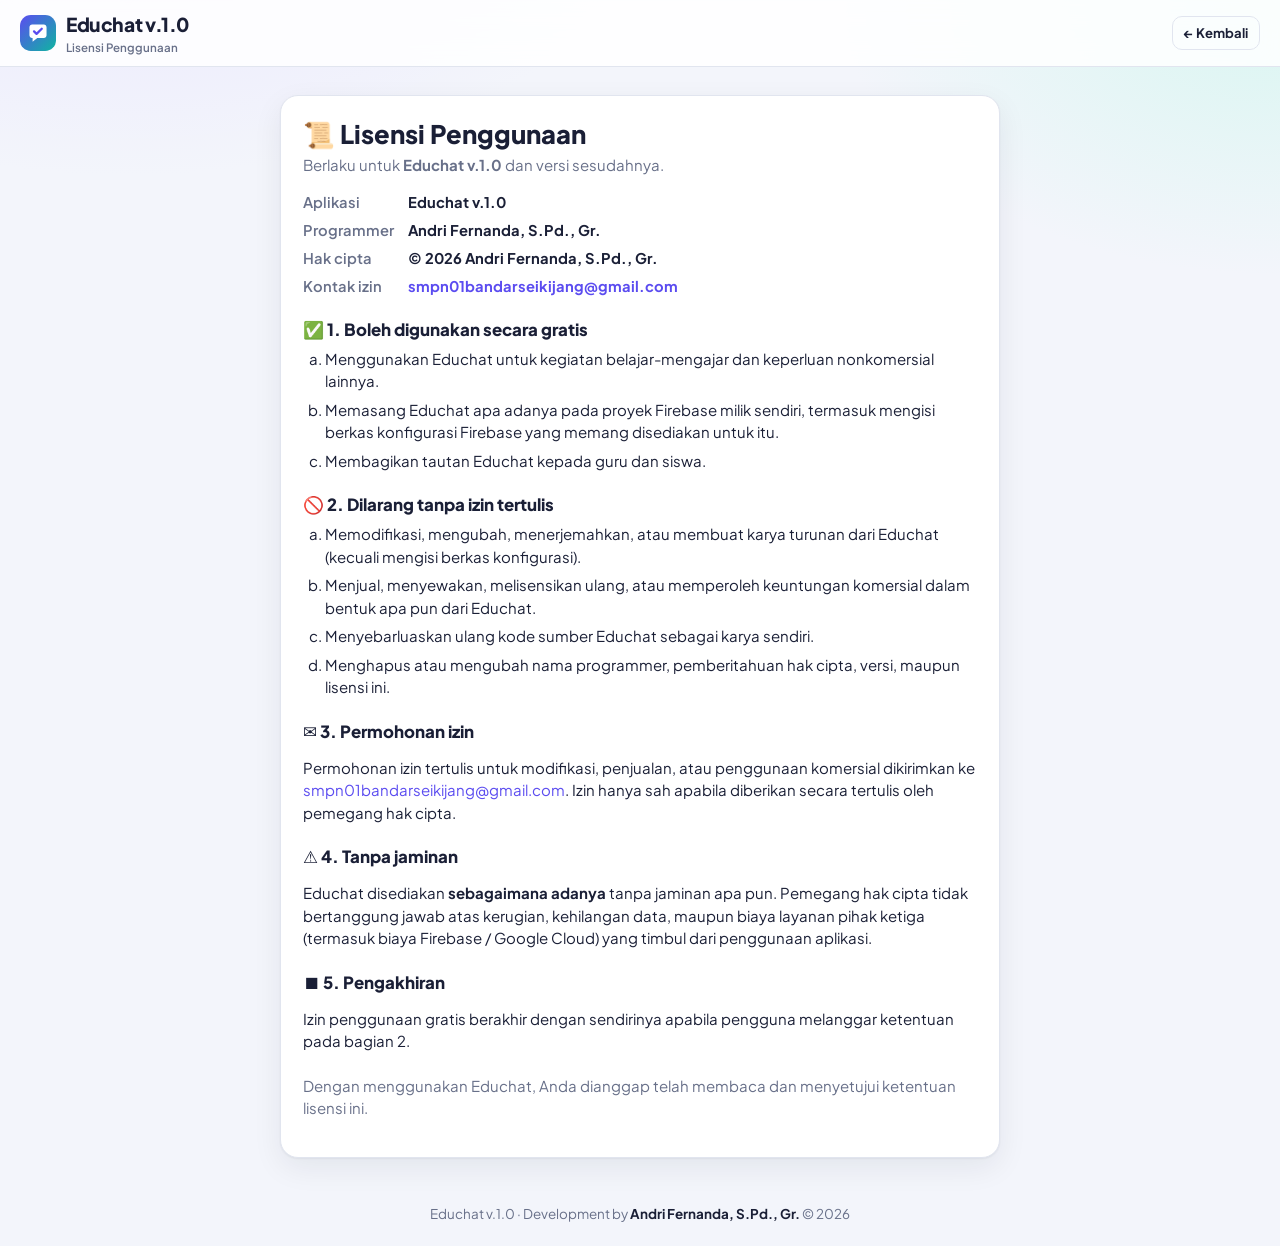
<file: lisensi.html>
<!doctype html>
<html lang="id">
<head>
  <meta charset="utf-8">
  <meta name="viewport" content="width=device-width, initial-scale=1">
  <title>Lisensi — Educhat</title>
  <link rel="icon" href="assets/img/logo.svg" type="image/svg+xml">
  <link rel="preconnect" href="https://fonts.googleapis.com">
  <link rel="preconnect" href="https://fonts.gstatic.com" crossorigin>
  <link href="https://fonts.googleapis.com/css2?family=Plus+Jakarta+Sans:wght@400;500;600;700;800&display=swap" rel="stylesheet">
  <link rel="stylesheet" href="assets/css/style.css">
  <script>try{var t=localStorage.getItem('educhat_theme');document.documentElement.dataset.theme=t||(matchMedia('(prefers-color-scheme: dark)').matches?'dark':'light')}catch(e){}</script>
</head>
<body class="bg-fancy">
  <header class="topbar">
    <a class="brand" href="index.html">
      <img class="brand-logo" src="assets/img/logo.svg" alt="">
      <span class="brand-text"><span data-app-title>Educhat v.1.0</span><small>Lisensi Penggunaan</small></span>
    </a>
    <div class="spacer"></div>
    <a class="btn btn-ghost btn-sm" href="index.html">← Kembali</a>
  </header>

  <main class="license-page">
    <article class="card">
      <h1>📜 Lisensi Penggunaan</h1>
      <p class="muted" style="margin:0">Berlaku untuk <b data-app-title>Educhat v.1.0</b> dan versi sesudahnya.</p>

      <dl class="license-meta">
        <dt>Aplikasi</dt><dd data-app-title>Educhat v.1.0</dd>
        <dt>Programmer</dt><dd data-app-developer>Andri Fernanda, S.Pd., Gr.</dd>
        <dt>Hak cipta</dt><dd>&copy; <span data-app-year>2026</span> <span data-app-developer>Andri Fernanda, S.Pd., Gr.</span></dd>
        <dt>Kontak izin</dt><dd><a data-app-contact href="mailto:smpn01bandarseikijang@gmail.com">smpn01bandarseikijang@gmail.com</a></dd>
      </dl>

      <h2>✅ 1. Boleh digunakan secara gratis</h2>
      <ol type="a">
        <li>Menggunakan Educhat untuk kegiatan belajar-mengajar dan keperluan nonkomersial lainnya.</li>
        <li>Memasang Educhat apa adanya pada proyek Firebase milik sendiri, termasuk mengisi berkas konfigurasi Firebase yang memang disediakan untuk itu.</li>
        <li>Membagikan tautan Educhat kepada guru dan siswa.</li>
      </ol>

      <h2>🚫 2. Dilarang tanpa izin tertulis</h2>
      <ol type="a">
        <li>Memodifikasi, mengubah, menerjemahkan, atau membuat karya turunan dari Educhat (kecuali mengisi berkas konfigurasi).</li>
        <li>Menjual, menyewakan, melisensikan ulang, atau memperoleh keuntungan komersial dalam bentuk apa pun dari Educhat.</li>
        <li>Menyebarluaskan ulang kode sumber Educhat sebagai karya sendiri.</li>
        <li>Menghapus atau mengubah nama programmer, pemberitahuan hak cipta, versi, maupun lisensi ini.</li>
      </ol>

      <h2>✉️ 3. Permohonan izin</h2>
      <p>Permohonan izin tertulis untuk modifikasi, penjualan, atau penggunaan komersial dikirimkan ke
        <a data-app-contact href="mailto:smpn01bandarseikijang@gmail.com">smpn01bandarseikijang@gmail.com</a>.
        Izin hanya sah apabila diberikan secara tertulis oleh pemegang hak cipta.</p>

      <h2>⚠️ 4. Tanpa jaminan</h2>
      <p>Educhat disediakan <b>sebagaimana adanya</b> tanpa jaminan apa pun. Pemegang hak cipta tidak bertanggung jawab atas kerugian, kehilangan data, maupun biaya layanan pihak ketiga (termasuk biaya Firebase / Google Cloud) yang timbul dari penggunaan aplikasi.</p>

      <h2>⏹ 5. Pengakhiran</h2>
      <p>Izin penggunaan gratis berakhir dengan sendirinya apabila pengguna melanggar ketentuan pada bagian 2.</p>

      <p class="muted" style="margin-top:22px">Dengan menggunakan Educhat, Anda dianggap telah membaca dan menyetujui ketentuan lisensi ini.</p>
    </article>
  </main>

  <footer class="footer">
    <span data-app-title>Educhat v.1.0</span> · Development by <b data-app-developer>Andri Fernanda, S.Pd., Gr.</b> &copy; <span data-app-year>2026</span>
  </footer>

  <script type="module">
    import { applyAppInfo } from "./assets/js/app-config.js";
    applyAppInfo();
  </script>
</body>
</html>
</file>
<file: assets/css/style.css>
/* =============================================================
   EDUCHAT — gaya tampilan
   ============================================================= */
:root {
  --bg: #f3f5fb;
  --bg-grad-1: #e9e6ff;
  --bg-grad-2: #d9f6f1;
  --surface: #ffffff;
  --surface-2: #f2f4f9;
  --surface-3: #e8ebf3;
  --border: #e1e5ef;
  --text: #1a1f36;
  --muted: #687089;
  --primary: #5b4cf0;
  --primary-600: #4a3bd8;
  --primary-soft: #ecebfe;
  --on-primary: #ffffff;
  --accent: #0fb5a1;
  --accent-soft: #d8f6f1;
  --success: #15a34a;
  --success-soft: #dcfce7;
  --danger: #dc2626;
  --danger-soft: #fee2e2;
  --warning: #c2710c;
  --warning-soft: #fef3c7;
  --gold: #f5b301;
  --silver: #9aa5b8;
  --bronze: #d07a3c;
  --me: #5b4cf0;
  --shadow-sm: 0 1px 2px rgba(16, 24, 40, .06);
  --shadow: 0 1px 2px rgba(16, 24, 40, .05), 0 10px 30px rgba(16, 24, 40, .07);
  --radius: 18px;
  --radius-sm: 12px;
  --font: "Plus Jakarta Sans", system-ui, -apple-system, "Segoe UI", Roboto, sans-serif;
  color-scheme: light;
}

:root[data-theme="dark"] {
  --bg: #0d1020;
  --bg-grad-1: #1d1a45;
  --bg-grad-2: #0f2d2b;
  --surface: #161a2e;
  --surface-2: #1d2239;
  --surface-3: #262c48;
  --border: #2a3050;
  --text: #e8eaf5;
  --muted: #9ba2bd;
  --primary: #8d80ff;
  --primary-600: #a197ff;
  --primary-soft: #272456;
  --on-primary: #0d1020;
  --accent: #2dd4bf;
  --accent-soft: #10302d;
  --success: #34d27a;
  --success-soft: #11301f;
  --danger: #f87171;
  --danger-soft: #3b1a1d;
  --warning: #fbbf24;
  --warning-soft: #3a2d10;
  --me: #7b6ef6;
  --shadow: 0 1px 2px rgba(0, 0, 0, .3), 0 10px 30px rgba(0, 0, 0, .35);
  color-scheme: dark;
}

* { box-sizing: border-box; }
html, body { margin: 0; padding: 0; }
body {
  font-family: var(--font);
  background: var(--bg);
  color: var(--text);
  font-size: 15px;
  line-height: 1.5;
  min-height: 100vh;
  display: flex;
  flex-direction: column;
  -webkit-font-smoothing: antialiased;
}
body.bg-fancy {
  background:
    radial-gradient(900px 500px at 10% -10%, var(--bg-grad-1), transparent 60%),
    radial-gradient(800px 500px at 100% 0%, var(--bg-grad-2), transparent 55%),
    var(--bg);
}
a { color: var(--primary); text-decoration: none; }
a:hover { text-decoration: underline; }
code { background: var(--surface-2); padding: 1px 6px; border-radius: 6px; font-size: .9em; }
.muted { color: var(--muted); }
.hidden { display: none !important; }
.grow { flex: 1; }
h1, h2, h3, h4 { margin: 0; line-height: 1.25; }

/* ---------- Brand ---------- */
.brand { display: inline-flex; align-items: center; gap: 10px; font-weight: 800; font-size: 1.2rem; color: var(--text); letter-spacing: -.02em; }
.brand:hover { text-decoration: none; }
.brand-logo { width: 36px; height: 36px; flex: none; }
.brand small { display: block; font-size: .72rem; font-weight: 600; color: var(--muted); letter-spacing: 0; }

/* ---------- Topbar ---------- */
.topbar {
  position: sticky; top: 0; z-index: 30;
  display: flex; align-items: center; gap: 12px;
  padding: 10px 20px;
  background: color-mix(in srgb, var(--surface) 85%, transparent);
  backdrop-filter: blur(12px);
  border-bottom: 1px solid var(--border);
}
.topbar .spacer { flex: 1; }
.topbar-actions { display: flex; align-items: center; gap: 8px; }

/* ---------- Tombol ---------- */
.btn {
  display: inline-flex; align-items: center; justify-content: center; gap: 8px;
  font: inherit; font-weight: 700; font-size: .92rem;
  padding: 10px 16px; border-radius: 12px; border: 1px solid transparent;
  cursor: pointer; transition: transform .08s, background .15s, border-color .15s, opacity .15s;
  white-space: nowrap; color: var(--text); background: var(--surface-2);
}
.btn:hover { text-decoration: none; background: var(--surface-3); }
.btn:active { transform: translateY(1px); }
.btn:disabled { opacity: .55; cursor: not-allowed; transform: none; }
.btn-primary { background: var(--primary); color: var(--on-primary); }
.btn-primary:hover { background: var(--primary-600); }
.btn-ghost { background: transparent; border-color: var(--border); }
.btn-ghost:hover { background: var(--surface-2); }
.btn-danger { background: var(--danger); color: #fff; }
.btn-danger:hover { background: color-mix(in srgb, var(--danger) 85%, #000); }
.btn-danger-soft { background: var(--danger-soft); color: var(--danger); }
.btn-success { background: var(--success); color: #fff; }
.btn-soft { background: var(--primary-soft); color: var(--primary); }
.btn-soft:hover { background: color-mix(in srgb, var(--primary-soft) 80%, var(--primary)); }
.btn-sm { padding: 6px 11px; font-size: .82rem; border-radius: 10px; }
.btn-lg { padding: 14px 20px; font-size: 1rem; border-radius: 14px; }
.btn-block { width: 100%; }
.btn-icon { padding: 8px; width: 38px; height: 38px; border-radius: 11px; }
.btn-icon.btn-sm { width: 30px; height: 30px; padding: 4px; }

.spinner {
  width: 16px; height: 16px; border-radius: 50%;
  border: 2px solid currentColor; border-right-color: transparent;
  animation: spin .7s linear infinite; display: inline-block;
}
@keyframes spin { to { transform: rotate(360deg); } }

/* ---------- Kartu & form ---------- */
.card {
  background: var(--surface); border: 1px solid var(--border);
  border-radius: var(--radius); box-shadow: var(--shadow); padding: 22px;
}
.card-title { font-size: 1.05rem; font-weight: 800; display: flex; align-items: center; gap: 8px; }
.card-head { display: flex; align-items: center; justify-content: space-between; gap: 10px; margin-bottom: 14px; }

.field { display: flex; flex-direction: column; gap: 6px; margin-bottom: 14px; }
.field > span { font-weight: 700; font-size: .85rem; }
.field-row { display: grid; grid-template-columns: 1fr 1fr; gap: 12px; }
.field-row-kelas { grid-template-columns: 1.4fr 1fr; }
.hint { font-size: .8rem; color: var(--muted); margin: -6px 0 12px; }
input, select, textarea {
  font: inherit; color: var(--text); background: var(--surface-2);
  border: 1.5px solid var(--border); border-radius: 12px;
  padding: 11px 13px; width: 100%; outline: none; transition: border-color .15s, box-shadow .15s, background .15s;
}
input:focus, select:focus, textarea:focus {
  border-color: var(--primary); background: var(--surface);
  box-shadow: 0 0 0 4px color-mix(in srgb, var(--primary) 18%, transparent);
}
textarea { resize: none; }
.input-code {
  font-size: 1.8rem; font-weight: 800; letter-spacing: .5em; text-align: center;
  padding: 12px 0 12px .5em; font-variant-numeric: tabular-nums;
}
.input-group { position: relative; }
.input-group .btn { position: absolute; right: 6px; top: 50%; transform: translateY(-50%); }

/* Segmented control */
.seg { display: inline-flex; background: var(--surface-2); border: 1px solid var(--border); border-radius: 12px; padding: 3px; gap: 3px; width: 100%; }
.seg button {
  flex: 1; font: inherit; font-size: .84rem; font-weight: 700; border: 0; background: transparent;
  color: var(--muted); padding: 8px 10px; border-radius: 9px; cursor: pointer; white-space: nowrap;
}
.seg button.active { background: var(--surface); color: var(--primary); box-shadow: var(--shadow-sm); }

/* Badge & chip */
.badge {
  display: inline-flex; align-items: center; gap: 5px; font-size: .74rem; font-weight: 700;
  padding: 3px 9px; border-radius: 999px; background: var(--surface-2); color: var(--muted); white-space: nowrap;
}
.badge-primary { background: var(--primary-soft); color: var(--primary); }
.badge-success { background: var(--success-soft); color: var(--success); }
.badge-danger { background: var(--danger-soft); color: var(--danger); }
.badge-warning { background: var(--warning-soft); color: var(--warning); }
.badge-accent { background: var(--accent-soft); color: var(--accent); }
.dot { width: 8px; height: 8px; border-radius: 50%; background: var(--muted); display: inline-block; flex: none; }
.dot-on { background: var(--success); box-shadow: 0 0 0 3px color-mix(in srgb, var(--success) 25%, transparent); }

.avatar {
  width: 34px; height: 34px; border-radius: 50%; flex: none;
  display: inline-flex; align-items: center; justify-content: center;
  color: #fff; font-weight: 800; font-size: .78rem; letter-spacing: .02em;
}
.avatar-lg { width: 48px; height: 48px; font-size: 1rem; }
.avatar-teacher { background: linear-gradient(135deg, var(--primary), var(--accent)); font-size: 1.05rem; }

/* ---------- Footer ---------- */
.footer {
  text-align: center; padding: 18px 16px 22px; font-size: .84rem; color: var(--muted);
}
.footer b { color: var(--text); }
.footer .heart { color: var(--danger); }

/* ---------- Toast ---------- */
.toasts { position: fixed; top: 16px; left: 50%; transform: translateX(-50%); z-index: 200; display: flex; flex-direction: column; gap: 8px; align-items: center; pointer-events: none; width: min(92vw, 420px); }
.toast {
  display: flex; gap: 10px; align-items: center; padding: 11px 16px; border-radius: 14px;
  background: var(--surface); color: var(--text); border: 1px solid var(--border);
  box-shadow: var(--shadow); font-weight: 600; font-size: .9rem;
  opacity: 0; transform: translateY(-10px); transition: all .25s; pointer-events: auto; width: 100%;
}
.toast.show { opacity: 1; transform: none; }
.toast-success { border-color: var(--success); background: var(--success-soft); }
.toast-error { border-color: var(--danger); background: var(--danger-soft); }
.toast-warning { border-color: var(--warning); background: var(--warning-soft); }

.config-warning {
  background: var(--warning-soft); color: var(--warning); border-bottom: 1px solid var(--warning);
  padding: 10px 16px; text-align: center; font-weight: 600; font-size: .88rem;
}

/* ---------- Modal ---------- */
.modal-back {
  position: fixed; inset: 0; z-index: 100; background: rgba(10, 12, 25, .55);
  display: flex; align-items: center; justify-content: center; padding: 16px;
  opacity: 0; pointer-events: none; transition: opacity .2s; backdrop-filter: blur(3px);
}
.modal-back.show { opacity: 1; pointer-events: auto; }
.modal {
  background: var(--surface); border: 1px solid var(--border); border-radius: 22px; box-shadow: var(--shadow);
  width: min(560px, 100%); max-height: calc(100vh - 32px); overflow: auto; padding: 24px;
  transform: translateY(10px) scale(.98); transition: transform .2s;
}
.modal-back.show .modal { transform: none; }
.modal-sm { width: min(420px, 100%); }
.modal-xl { width: min(1100px, 100%); }
.modal-title { font-size: 1.2rem; font-weight: 800; margin-bottom: 8px; }
.modal-head { display: flex; align-items: center; justify-content: space-between; gap: 10px; margin-bottom: 16px; }
.modal-actions { display: flex; justify-content: flex-end; gap: 10px; margin-top: 18px; }

/* =============================================================
   HALAMAN GABUNG (SISWA) & LOGIN GURU
   ============================================================= */
.landing { flex: 1; display: grid; grid-template-columns: 1.1fr .9fr; gap: 48px; align-items: center; max-width: 1120px; width: 100%; margin: 0 auto; padding: 40px 20px; }
.hero h1 { font-size: clamp(2rem, 4.5vw, 3.2rem); font-weight: 800; letter-spacing: -.035em; margin-bottom: 14px; }
.hero h1 .grad { background: linear-gradient(90deg, var(--primary), var(--accent)); -webkit-background-clip: text; background-clip: text; color: transparent; }
.hero p.lead { font-size: 1.08rem; color: var(--muted); max-width: 520px; margin: 0 0 26px; }
.steps { display: grid; gap: 12px; max-width: 480px; }
.step { display: flex; gap: 14px; align-items: flex-start; background: color-mix(in srgb, var(--surface) 70%, transparent); border: 1px solid var(--border); padding: 13px 15px; border-radius: 16px; }
.step-num { width: 32px; height: 32px; border-radius: 10px; background: var(--primary-soft); color: var(--primary); font-weight: 800; display: flex; align-items: center; justify-content: center; flex: none; }
.step b { display: block; }
.step span { color: var(--muted); font-size: .88rem; }

.join-card { padding: 28px; }
.join-card h2 { font-size: 1.4rem; font-weight: 800; margin-bottom: 4px; }
.join-card .sub { color: var(--muted); margin: 0 0 20px; }
.kelas-pills { display: grid; grid-template-columns: repeat(6, 1fr); gap: 6px; }
.kelas-pills label { position: relative; }
.kelas-pills input { position: absolute; opacity: 0; pointer-events: none; }
.kelas-pills span {
  display: flex; align-items: center; justify-content: center; height: 42px; border-radius: 11px;
  background: var(--surface-2); border: 1.5px solid var(--border); font-weight: 800; cursor: pointer; transition: all .15s;
}
.kelas-pills input:checked + span { background: var(--primary); border-color: var(--primary); color: var(--on-primary); }
.kelas-pills input:focus-visible + span { box-shadow: 0 0 0 4px color-mix(in srgb, var(--primary) 25%, transparent); }
.divider { display: flex; align-items: center; gap: 12px; color: var(--muted); font-size: .82rem; margin: 18px 0 14px; }
.divider::before, .divider::after { content: ""; flex: 1; height: 1px; background: var(--border); }
.teacher-link {
  display: flex; align-items: center; gap: 12px; padding: 12px 14px; border-radius: 14px;
  border: 1.5px dashed var(--border); color: var(--text); font-weight: 700;
}
.teacher-link:hover { text-decoration: none; border-color: var(--primary); background: var(--primary-soft); }
.teacher-link .arrow { margin-left: auto; color: var(--primary); }

.auth-wrap { flex: 1; display: flex; align-items: center; justify-content: center; padding: 40px 16px; }
.auth-card { width: min(420px, 100%); padding: 30px; }
.auth-card .icon-hero { font-size: 2.4rem; margin-bottom: 6px; }

/* =============================================================
   DASHBOARD GURU
   ============================================================= */
.container { max-width: 1180px; width: 100%; margin: 0 auto; padding: 24px 20px; flex: 1; }
.welcome { display: flex; align-items: center; justify-content: space-between; gap: 16px; flex-wrap: wrap; margin-bottom: 20px; }
.welcome h1 { font-size: 1.6rem; font-weight: 800; letter-spacing: -.02em; }
.stats { display: grid; grid-template-columns: repeat(3, 1fr); gap: 14px; margin-bottom: 22px; }
.stat { padding: 18px; display: flex; align-items: center; gap: 14px; }
.stat-ico { width: 46px; height: 46px; border-radius: 14px; display: flex; align-items: center; justify-content: center; font-size: 1.35rem; background: var(--primary-soft); }
.stat-val { font-size: 1.6rem; font-weight: 800; line-height: 1; }
.stat-lbl { color: var(--muted); font-size: .82rem; font-weight: 600; }

.toolbar { display: flex; align-items: center; gap: 12px; flex-wrap: wrap; margin-bottom: 16px; }
.toolbar .seg { width: auto; }
.toolbar .search { flex: 1; min-width: 200px; max-width: 340px; }

.room-grid { display: grid; grid-template-columns: repeat(auto-fill, minmax(270px, 1fr)); gap: 14px; }
.room-card { padding: 18px; display: flex; flex-direction: column; gap: 12px; position: relative; overflow: hidden; transition: transform .15s, box-shadow .15s; }
.room-card.mine { border-color: color-mix(in srgb, var(--primary) 45%, var(--border)); }
.room-card.mine::before { content: ""; position: absolute; inset: 0 0 auto 0; height: 4px; background: linear-gradient(90deg, var(--primary), var(--accent)); }
.room-card:hover { transform: translateY(-2px); }
.room-top { display: flex; align-items: flex-start; justify-content: space-between; gap: 10px; }
.room-code { font-size: 1.9rem; font-weight: 800; letter-spacing: .12em; font-variant-numeric: tabular-nums; line-height: 1; }
.room-name { font-weight: 700; }
.room-owner { display: flex; align-items: center; gap: 8px; font-size: .84rem; color: var(--muted); }
.room-owner .avatar { width: 24px; height: 24px; font-size: .6rem; }
.room-chips { display: flex; flex-wrap: wrap; gap: 6px; }
.room-actions { display: flex; gap: 8px; margin-top: auto; }
.room-actions .btn:first-child { flex: 1; }
.locked-note { flex: 1; display: flex; align-items: center; justify-content: center; gap: 6px; font-size: .82rem; color: var(--muted); background: var(--surface-2); border-radius: 10px; padding: 7px; }

.empty { text-align: center; padding: 48px 20px; color: var(--muted); }
.empty .big { font-size: 2.6rem; margin-bottom: 8px; }
.empty b { color: var(--text); display: block; margin-bottom: 4px; font-size: 1.05rem; }

.code-status { font-size: .8rem; font-weight: 700; margin: -6px 0 12px; min-height: 1.2em; }
.code-status.ok { color: var(--success); }
.code-status.bad { color: var(--danger); }

.settings-grid { display: grid; grid-template-columns: 1fr 1fr; gap: 0 12px; }
details.advanced { border: 1px solid var(--border); border-radius: 14px; padding: 4px 14px; margin-bottom: 14px; background: var(--surface-2); }
details.advanced summary { cursor: pointer; font-weight: 700; padding: 10px 0; font-size: .9rem; }

/* =============================================================
   ROOM (siswa & guru)
   ============================================================= */
body.room-page { height: 100vh; height: 100dvh; height: var(--app-h, 100dvh); min-height: 0; overflow: hidden; }
.room-layout { flex: 1; min-height: 0; display: grid; gap: 16px; padding: 16px 20px 6px; max-width: 1400px; width: 100%; margin: 0 auto; }
.room-layout.student { grid-template-columns: minmax(0, 1fr) 340px; }
.room-layout.teacher { grid-template-columns: 300px minmax(0, 1fr) 320px; }
.panel { background: var(--surface); border: 1px solid var(--border); border-radius: var(--radius); box-shadow: var(--shadow); display: flex; flex-direction: column; min-height: 0; overflow: hidden; }
.panel-head { padding: 14px 16px; border-bottom: 1px solid var(--border); display: flex; align-items: center; justify-content: space-between; gap: 10px; }
.panel-head h3 { font-size: 1rem; font-weight: 800; display: flex; align-items: center; gap: 8px; }
.panel-body { padding: 16px; overflow: auto; min-height: 0; flex: 1; }
.side-scroll { display: flex; flex-direction: column; gap: 16px; min-height: 0; overflow: auto; padding-bottom: 4px; }
.side-scroll .panel { flex: none; overflow: visible; }

.room-badge {
  display: flex; align-items: center; gap: 10px; padding: 5px 12px 5px 5px; border-radius: 14px;
  background: var(--surface-2); border: 1px solid var(--border); min-width: 0;
}
.room-badge .code { background: var(--primary); color: var(--on-primary); font-weight: 800; letter-spacing: .1em; padding: 5px 10px; border-radius: 10px; font-variant-numeric: tabular-nums; }
.room-badge .info { min-width: 0; line-height: 1.2; }
.room-badge .info b { display: block; white-space: nowrap; overflow: hidden; text-overflow: ellipsis; max-width: 280px; font-size: .92rem; }
.room-badge .info span { font-size: .76rem; color: var(--muted); }

.me-name { display: flex; flex-direction: column; line-height: 1.15; min-width: 0; text-align: right; }
.me-name b { font-size: .95rem; font-weight: 800; white-space: nowrap; overflow: hidden; text-overflow: ellipsis; max-width: 220px; }
.me-name small { font-size: .74rem; color: var(--muted); font-weight: 700; }
.score-chip {
  display: inline-flex; align-items: center; gap: 8px; padding: 6px 14px; border-radius: 999px;
  background: linear-gradient(135deg, var(--primary), var(--accent)); color: #fff; font-weight: 800;
}
.score-chip.bump { animation: bump .6s; }
@keyframes bump { 30% { transform: scale(1.18); } }

/* Chat feed */
.feed { flex: 1; min-height: 0; overflow-y: auto; padding: 18px 18px 8px; display: flex; flex-direction: column; gap: 12px; scroll-behavior: smooth; }
.feed-empty { margin: auto; text-align: center; color: var(--muted); max-width: 320px; }
.feed-empty .big { font-size: 3rem; animation: float 3s ease-in-out infinite; }
@keyframes float { 50% { transform: translateY(-8px); } }

.msg { display: flex; gap: 10px; align-items: flex-end; max-width: 100%; animation: pop .25s ease-out; }
@keyframes pop { from { opacity: 0; transform: translateY(6px); } }
.msg-me { justify-content: flex-end; }
.msg .bubble { padding: 10px 14px; border-radius: 18px; max-width: min(560px, 78%); word-wrap: break-word; overflow-wrap: anywhere; position: relative; }
.msg-other .bubble { background: var(--surface-2); border-bottom-left-radius: 6px; }
.msg-me .bubble { background: var(--me); color: #fff; border-bottom-right-radius: 6px; }
.msg-me .bubble.correct { background: var(--success); }
.msg-me .bubble.wrong { background: color-mix(in srgb, var(--danger) 82%, #000); }
.msg-other .bubble.correct { box-shadow: inset 0 0 0 2px var(--success); }
.msg-other .bubble.wrong { opacity: .75; }
.bubble .who { font-size: .75rem; font-weight: 800; margin-bottom: 2px; }
.bubble .who small { font-weight: 600; color: var(--muted); }
.bubble .meta { font-size: .7rem; opacity: .8; margin-top: 4px; display: flex; gap: 8px; justify-content: flex-end; align-items: center; }
.msg-other .bubble .meta { color: var(--muted); opacity: 1; }

.q-bubble {
  background: var(--surface); border: 1.5px solid var(--border); border-radius: 20px !important;
  border-bottom-left-radius: 6px !important; max-width: min(620px, 88%) !important; padding: 14px 16px !important;
  box-shadow: var(--shadow-sm);
}
.q-bubble.active { border-color: var(--primary); box-shadow: 0 0 0 4px color-mix(in srgb, var(--primary) 14%, transparent); }
.q-head { display: flex; align-items: center; gap: 6px; flex-wrap: wrap; margin-bottom: 8px; }
.q-num { font-weight: 800; font-size: .82rem; color: var(--primary); margin-right: 4px; }
.q-text { font-size: 1.08rem; font-weight: 600; white-space: pre-wrap; }
.q-foot { display: flex; flex-wrap: wrap; gap: 12px; margin-top: 10px; font-size: .78rem; color: var(--muted); font-weight: 600; }
.timebar { height: 6px; border-radius: 6px; background: var(--surface-3); overflow: hidden; margin-top: 10px; }
.timebar i { display: block; height: 100%; background: linear-gradient(90deg, var(--accent), var(--primary)); border-radius: 6px; transition: width 1s linear; }
.timebar.low i { background: var(--danger); }

.info-msg { align-self: center; max-width: 88%; text-align: center; background: var(--accent-soft); color: var(--text); border-radius: 14px; padding: 10px 16px; font-size: .9rem; animation: pop .25s; }
.info-msg b { color: var(--accent); }
.hidden-note { align-self: flex-start; margin-left: 44px; font-size: .78rem; color: var(--muted); background: var(--surface-2); padding: 5px 12px; border-radius: 999px; }
.sys-note { align-self: center; font-size: .78rem; color: var(--muted); }

/* Composer */
.composer { border-top: 1px solid var(--border); padding: 12px 14px; background: var(--surface); }
.composer-hint { font-size: .8rem; color: var(--muted); font-weight: 600; margin-bottom: 8px; display: flex; align-items: center; gap: 8px; min-height: 1.2em; }
.composer-hint.warn { color: var(--warning); }
.composer-row { display: flex; gap: 10px; align-items: flex-end; }
.composer textarea { max-height: 140px; min-height: 46px; border-radius: 14px; }
.composer .btn-send { height: 46px; width: 46px; padding: 0; border-radius: 14px; flex: none; }
.composer .btn-send svg { width: 20px; height: 20px; }
.composer.locked textarea { background: var(--surface-3); }
.reply-to { font-size: .8rem; background: var(--primary-soft); color: var(--primary); padding: 6px 10px; border-radius: 10px; margin-bottom: 8px; white-space: nowrap; overflow: hidden; text-overflow: ellipsis; font-weight: 600; }

/* Papan skor */
.podium { display: grid; grid-template-columns: 1fr 1fr 1fr; align-items: end; gap: 8px; margin-bottom: 14px; }
.pod { text-align: center; display: flex; flex-direction: column; align-items: center; gap: 4px; min-width: 0; }
.pod .avatar { width: 44px; height: 44px; font-size: .9rem; box-shadow: 0 0 0 3px var(--surface), 0 0 0 5px var(--c, var(--silver)); }
.pod .nm { font-weight: 800; font-size: .8rem; max-width: 100%; white-space: nowrap; overflow: hidden; text-overflow: ellipsis; }
.pod .pts { font-size: .76rem; color: var(--muted); font-weight: 700; }
.pod .block { width: 100%; border-radius: 12px 12px 4px 4px; display: flex; align-items: flex-start; justify-content: center; padding-top: 6px; font-weight: 800; font-size: 1.2rem; color: #fff; background: var(--c); }
.pod.p1 { --c: var(--gold); } .pod.p1 .block { height: 70px; }
.pod.p2 { --c: var(--silver); } .pod.p2 .block { height: 50px; }
.pod.p3 { --c: var(--bronze); } .pod.p3 .block { height: 36px; }
.pod.empty-pod .avatar { background: var(--surface-3) !important; color: var(--muted); }

.lb-list { display: flex; flex-direction: column; gap: 6px; }
.lb-item { display: flex; align-items: center; gap: 10px; padding: 8px 10px; border-radius: 12px; background: var(--surface-2); transition: background .2s; }
.lb-item.me { background: var(--primary-soft); box-shadow: inset 0 0 0 1.5px var(--primary); }
.lb-item.kicked { opacity: .55; }
.lb-rank { width: 26px; text-align: center; font-weight: 800; color: var(--muted); font-size: .85rem; flex: none; }
.lb-name { flex: 1; min-width: 0; }
.lb-name b { display: block; font-size: .88rem; white-space: nowrap; overflow: hidden; text-overflow: ellipsis; }
.lb-name span { font-size: .74rem; color: var(--muted); display: flex; align-items: center; gap: 5px; }
.lb-score { font-weight: 800; font-variant-numeric: tabular-nums; }
.lb-actions { display: flex; gap: 4px; }
.my-rank { display: flex; align-items: center; justify-content: space-between; gap: 10px; padding: 12px 14px; border-radius: 14px; background: linear-gradient(135deg, var(--primary-soft), var(--accent-soft)); margin-bottom: 14px; }
.my-rank .r { font-size: 1.5rem; font-weight: 800; color: var(--primary); }

/* Panel guru */
.setting-item { margin-bottom: 16px; }
.setting-item:last-child { margin-bottom: 0; }
.setting-item > label, .setting-item > .lbl { font-weight: 700; font-size: .84rem; display: block; margin-bottom: 6px; }
.setting-item .hint { margin: 6px 0 0; }
.num-input { display: flex; align-items: center; gap: 6px; }
.num-input input { text-align: center; font-weight: 800; }
.num-input .btn { flex: none; }

.compose-box { padding: 10px 14px 12px; border-top: 1px solid var(--border); background: var(--surface); }
.compose-box textarea { min-height: 56px; max-height: 160px; }
.compose-box .btn-send { height: 56px; width: 52px; padding: 0; border-radius: 14px; flex: none; }
.compose-box .btn-send svg { width: 20px; height: 20px; }
.compose-box .compose-opts { margin-top: 8px; }
.compose-opts .seg button { padding: 6px 10px; }
.compose-opts { display: flex; gap: 8px; align-items: center; flex-wrap: wrap; }
.compose-opts .seg { width: auto; }
.compose-opts label.mini { display: flex; align-items: center; gap: 6px; font-size: .8rem; font-weight: 700; color: var(--muted); }
.compose-opts label.mini input, .compose-opts label.mini select { width: auto; padding: 7px 9px; font-size: .85rem; border-radius: 10px; }
.compose-opts label.mini input { width: 70px; }

.qcard { border: 1.5px solid var(--border); border-radius: 18px; background: var(--surface); animation: pop .25s; }
.qcard.active { border-color: var(--primary); box-shadow: 0 0 0 4px color-mix(in srgb, var(--primary) 12%, transparent); }
.qcard-head { padding: 14px 16px 10px; }
.qcard-actions { display: flex; gap: 6px; margin-left: auto; }
.qcard-body { padding: 0 16px 14px; }
.ans-list { display: flex; flex-direction: column; gap: 6px; border-top: 1px dashed var(--border); padding: 12px 16px 14px; }
.ans {
  display: flex; align-items: center; gap: 10px; padding: 9px 10px; border-radius: 13px; background: var(--surface-2);
  border: 1.5px solid transparent; cursor: pointer; transition: background .15s, border-color .15s;
}
.ans:hover { border-color: var(--border); }
.ans.correct { background: var(--success-soft); border-color: var(--success); }
.ans.wrong { background: var(--danger-soft); border-color: color-mix(in srgb, var(--danger) 50%, transparent); }
.ans-rank { font-weight: 800; font-size: .8rem; color: var(--muted); width: 26px; text-align: center; flex: none; }
.ans-main { flex: 1; min-width: 0; }
.ans-who { font-size: .76rem; font-weight: 800; display: flex; gap: 6px; flex-wrap: wrap; align-items: center; }
.ans-who small { color: var(--muted); font-weight: 600; }
.ans-text { font-size: .95rem; white-space: pre-wrap; overflow-wrap: anywhere; }
.ans-btns { display: flex; gap: 4px; flex: none; }
.ans-btns .btn { width: 34px; height: 34px; padding: 0; font-size: 1rem; }
.ans-btns .ok.on { background: var(--success); color: #fff; }
.ans-btns .no.on { background: var(--danger); color: #fff; }
.ans-btns .ok { background: var(--success-soft); color: var(--success); }
.ans-btns .no { background: var(--danger-soft); color: var(--danger); }

.status-bar { display: flex; align-items: center; gap: 8px; flex-wrap: wrap; }

/* Proyektor */
.projector { display: grid; grid-template-columns: 1fr 1fr; gap: 28px; align-items: center; }
.proj-code { text-align: center; }
.proj-code .lbl { font-weight: 700; color: var(--muted); }
.proj-code .big { font-size: clamp(3.5rem, 9vw, 6.5rem); font-weight: 800; letter-spacing: .15em; line-height: 1.05; font-variant-numeric: tabular-nums; background: linear-gradient(90deg, var(--primary), var(--accent)); -webkit-background-clip: text; background-clip: text; color: transparent; }
.qr-box { display: inline-block; background: #fff; padding: 14px; border-radius: 16px; margin: 12px 0; }
.qr-box img, .qr-box canvas { display: block; }
.proj-url { font-size: .85rem; color: var(--muted); word-break: break-all; }

/* Tab mobile */
.mobile-tabs { display: none; }

/* Overlay status */
.overlay {
  position: fixed; inset: 0; z-index: 90; background: var(--bg);
  display: flex; align-items: center; justify-content: center; padding: 20px; text-align: center;
}
.overlay .card { max-width: 420px; }
.overlay .big { font-size: 3rem; margin-bottom: 6px; }
.loader-page { display: flex; flex-direction: column; align-items: center; gap: 12px; color: var(--muted); font-weight: 600; }
.loader-page .spinner { width: 34px; height: 34px; border-width: 3px; color: var(--primary); }

.final-rank { font-size: 4rem; font-weight: 800; color: var(--primary); line-height: 1; margin: 8px 0; }

/* =============================================================
   RESPONSIF
   ============================================================= */
@media (max-width: 1180px) {
  .room-layout.teacher { grid-template-columns: 280px minmax(0, 1fr); }
  .room-layout.teacher .col-right { grid-column: 1; grid-row: 2; }
  .room-layout.teacher .col-left { grid-row: 1; }
  body.room-page.teacher-page { height: auto; overflow: auto; }
  .room-layout.teacher .col-center { grid-row: 1 / span 2; grid-column: 2; height: calc(100dvh - 90px); position: sticky; top: 76px; }
}
@media (max-width: 900px) {
  .landing { grid-template-columns: 1fr; gap: 26px; padding: 24px 16px; }
  .hero { text-align: center; }
  .hero p.lead { margin-left: auto; margin-right: auto; }
  .steps { margin: 0 auto; text-align: left; }
  .hero .steps { display: none; }
  .stats { grid-template-columns: 1fr 1fr 1fr; gap: 8px; }
  .stat { padding: 12px; flex-direction: column; text-align: center; gap: 6px; }
  .stat-ico { width: 38px; height: 38px; font-size: 1.1rem; }

  body.room-page, body.room-page.teacher-page { height: 100vh; height: 100dvh; height: var(--app-h, 100dvh); overflow: hidden; position: fixed; inset: 0 0 auto 0; width: 100%; }
  .mobile-tabs { padding-bottom: calc(6px + env(safe-area-inset-bottom)); flex: none; }
  html.kb-open .mobile-tabs { display: none; }
  .room-layout.student, .room-layout.teacher { grid-template-columns: 1fr; padding: 10px 10px 0; gap: 0; }
  .room-layout .tab-pane { display: none !important; }
  .room-layout .tab-pane.show { display: flex !important; }
  .room-layout.teacher .col-center { grid-row: auto; grid-column: auto; height: auto; position: static; }
  .room-layout.teacher .col-right, .room-layout.teacher .col-left { grid-row: auto; grid-column: auto; }
  .mobile-tabs {
    display: flex; gap: 4px; padding: 6px 10px; background: var(--surface); border-top: 1px solid var(--border);
  }
  .mobile-tabs button {
    flex: 1; font: inherit; font-size: .78rem; font-weight: 700; border: 0; background: transparent; color: var(--muted);
    padding: 8px 4px; border-radius: 10px; display: flex; flex-direction: column; align-items: center; gap: 2px; cursor: pointer; position: relative;
  }
  .mobile-tabs button .ico { font-size: 1.15rem; }
  .mobile-tabs button.active { background: var(--primary-soft); color: var(--primary); }
  .mobile-tabs .ping { position: absolute; top: 6px; right: calc(50% - 18px); width: 8px; height: 8px; background: var(--danger); border-radius: 50%; }
  .room-page .footer { display: none; }
  .topbar { padding: 8px 12px; gap: 8px; }
  .room-badge .info b { max-width: 130px; }
  .projector { grid-template-columns: 1fr; }
  .msg .bubble { max-width: 85%; }
}
@media (max-width: 560px) {
  .brand .brand-text { display: none; }
  .hide-sm { display: none !important; }
  .field-row, .settings-grid { grid-template-columns: 1fr; }
  .field-row.field-row-kelas { grid-template-columns: 1.4fr 1fr; }
  .kelas-pills span { height: 38px; }
  .card { padding: 18px; }
  .join-card { padding: 22px 18px; }
  .welcome h1 { font-size: 1.3rem; }
  .toolbar .seg, .toolbar .search { width: 100%; max-width: none; }
  .room-badge .info { display: none; }
  .me-name b { max-width: none; font-size: .9rem; }
  .room-page .me-name { text-align: left; }
  .room-page .topbar { gap: 6px; padding: 8px 10px; }
  .room-page .room-badge { padding: 3px; flex: none; }
  .room-page .me-name { flex: 1 1 auto; overflow: hidden; }
  .room-page .topbar .spacer { display: none; }
  .room-page .topbar-actions { flex: 1; min-width: 0; justify-content: flex-end; }
  .room-page .topbar-actions > * { flex-shrink: 0; }
  .room-page .topbar-actions > .me-name { flex-shrink: 1; }
  .room-page .score-chip { padding: 6px 10px; }
  .room-page #leaveBtn { padding: 6px 9px; }
  .room-page .topbar-actions { gap: 5px; }
  .room-page .topbar .btn-icon { width: 34px; height: 34px; }
  .modal { padding: 20px 16px; }
}

/* =============================================================
   v3 — menu akun, bank soal, pilihan ganda, bonus, sidebar
   ============================================================= */
.modal-lg { width: min(780px, 100%); }

/* Menu akun guru */
.account { position: relative; }
.account-btn {
  display: flex; align-items: center; gap: 8px; font: inherit; font-weight: 700; color: var(--text);
  background: var(--surface-2); border: 1px solid var(--border); border-radius: 999px;
  padding: 4px 10px 4px 4px; cursor: pointer; max-width: 240px;
}
.account-btn:hover { border-color: var(--primary); }
.account-btn .avatar { width: 30px; height: 30px; font-size: .7rem; }
.account-name { font-size: .88rem; white-space: nowrap; overflow: hidden; text-overflow: ellipsis; }
.account-btn .caret { color: var(--muted); flex: none; }
.menu {
  position: absolute; right: 0; top: calc(100% + 8px); z-index: 60; min-width: 240px;
  background: var(--surface); border: 1px solid var(--border); border-radius: 16px; box-shadow: var(--shadow);
  padding: 6px; display: none;
}
.menu.show { display: block; animation: pop .15s ease-out; }
.menu-head { padding: 10px 12px 12px; border-bottom: 1px solid var(--border); margin-bottom: 6px; display: flex; flex-direction: column; }
.menu-head small { color: var(--muted); font-size: .78rem; word-break: break-all; }
.menu button {
  display: flex; align-items: center; gap: 10px; width: 100%; text-align: left; font: inherit; font-weight: 600; font-size: .9rem;
  padding: 10px 12px; border: 0; border-radius: 10px; background: transparent; color: var(--text); cursor: pointer;
}
.menu button:hover { background: var(--surface-2); }
.menu button.danger { color: var(--danger); }
.menu button.danger:hover { background: var(--danger-soft); }

/* Tab dashboard */
.main-tabs { width: auto; margin-bottom: 18px; }
.main-tabs button { padding: 10px 16px; font-size: .9rem; }
.main-tabs .badge { margin-left: 4px; }

/* Bank soal */
.bank-list { display: flex; flex-direction: column; gap: 10px; }
.bank-item { display: flex; gap: 12px; align-items: flex-start; padding: 14px 16px; border: 1px solid var(--border); border-radius: 16px; background: var(--surface); }
.bank-main { flex: 1; min-width: 0; }
.bank-meta { display: flex; flex-wrap: wrap; gap: 6px; margin-bottom: 6px; }
.bank-text { font-weight: 600; white-space: pre-wrap; overflow-wrap: anywhere; }
.bank-opts { display: flex; flex-wrap: wrap; gap: 6px; margin-top: 8px; }
.bank-opts span { font-size: .8rem; padding: 3px 9px; border-radius: 8px; background: var(--surface-2); }
.bank-opts span.key { background: var(--success-soft); color: var(--success); font-weight: 700; }
.bank-actions { display: flex; gap: 6px; flex: none; flex-wrap: wrap; justify-content: flex-end; }

/* Editor opsi pilihan ganda */
.opt-grid { display: grid; grid-template-columns: 1fr 1fr; gap: 6px; }
.opt-row { display: flex; align-items: center; gap: 6px; padding: 4px 6px; border-radius: 12px; border: 1.5px solid var(--border); background: var(--surface-2); cursor: pointer; }
.opt-row.is-key { border-color: var(--success); background: var(--success-soft); }
.opt-row input[type="radio"] { width: 18px; height: 18px; accent-color: var(--success); flex: none; margin: 0; }
.opt-letter { font-weight: 800; width: 16px; text-align: center; flex: none; }
.opt-row .opt-text { padding: 7px 9px; border-radius: 9px; font-size: .88rem; background: var(--surface); }
.opt-del { border: 0; background: transparent; color: var(--muted); cursor: pointer; font-size: .9rem; padding: 4px; flex: none; }
.opt-del:hover { color: var(--danger); }
.opt-foot { display: flex; align-items: center; gap: 10px; margin-top: 6px; flex-wrap: wrap; }
.mc-editor { margin-top: 8px; max-height: 220px; overflow: auto; }

.compose-top { display: flex; align-items: center; gap: 8px; margin-bottom: 8px; }
.compose-top .seg { width: auto; flex: 1; }

/* Bonus tercepat */
.bonus-grid { display: grid; grid-template-columns: repeat(3, 1fr); gap: 6px; }
.bonus-grid label { display: flex; align-items: center; gap: 4px; }
.bonus-grid input { text-align: center; font-weight: 800; padding: 8px 4px; }

/* Statistik PG (guru) */
.mc-stats { display: flex; flex-direction: column; gap: 5px; margin-top: 10px; }
.mc-stat { display: grid; grid-template-columns: 22px minmax(0, 1.2fr) 1fr 28px; align-items: center; gap: 8px; font-size: .86rem; padding: 4px 8px; border-radius: 10px; background: var(--surface-2); }
.mc-stat.key { background: var(--success-soft); }
.mc-l { font-weight: 800; color: var(--primary); }
.mc-stat.key .mc-l, .mc-stat.key .mc-o { color: var(--success); font-weight: 700; }
.mc-o { white-space: nowrap; overflow: hidden; text-overflow: ellipsis; }
.mc-bar { height: 8px; border-radius: 6px; background: var(--surface-3); overflow: hidden; }
.mc-bar i { display: block; height: 100%; background: var(--primary); border-radius: 6px; transition: width .3s; }
.mc-stat.key .mc-bar i { background: var(--success); }
.mc-stat b { text-align: right; }

/* Opsi PG di gelembung soal (siswa) */
.q-opts { display: grid; gap: 6px; margin-top: 10px; }
.q-opt { display: flex; align-items: center; gap: 10px; padding: 8px 12px; border-radius: 12px; background: var(--surface-2); border: 1.5px solid transparent; font-size: .95rem; }
.q-opt b { color: var(--primary); }
.q-opt em { margin-left: auto; font-style: normal; font-size: .74rem; font-weight: 700; color: var(--muted); white-space: nowrap; }
.q-opt.picked { border-color: var(--primary); background: var(--primary-soft); }
.q-opt.key { border-color: var(--success); background: var(--success-soft); }
.q-opt.key b, .q-opt.key em { color: var(--success); }
.q-opt.miss { border-color: var(--danger); background: var(--danger-soft); }

/* Tombol pilihan jawaban (siswa) */
.mc-choices { display: grid; grid-template-columns: 1fr 1fr; gap: 8px; }
.mc-choice {
  display: flex; align-items: center; gap: 10px; text-align: left; font: inherit; font-weight: 600; color: var(--text);
  padding: 12px 14px; border-radius: 14px; border: 1.5px solid var(--border); background: var(--surface-2); cursor: pointer;
  transition: transform .08s, border-color .15s, background .15s; min-height: 52px;
}
.mc-choice b { width: 28px; height: 28px; border-radius: 9px; background: var(--primary); color: var(--on-primary); display: flex; align-items: center; justify-content: center; flex: none; }
.mc-choice span { overflow-wrap: anywhere; }
.mc-choice:hover { border-color: var(--primary); background: var(--primary-soft); }
.mc-choice:active { transform: scale(.98); }
.mc-choice:disabled { opacity: .6; cursor: wait; }

/* Buka/tutup sidebar guru */
.side-toggles { display: flex; gap: 4px; }
.side-toggle { opacity: .55; }
.side-toggle.on { opacity: 1; background: var(--primary-soft); color: var(--primary); border-color: transparent; }
.room-layout.teacher.hide-left .col-left, .room-layout.teacher.hide-right .col-right { display: none; }
.room-layout.teacher.hide-left { grid-template-columns: minmax(0, 1fr) 320px; }
.room-layout.teacher.hide-right { grid-template-columns: 300px minmax(0, 1fr); }
.room-layout.teacher.hide-left.hide-right { grid-template-columns: minmax(0, 1fr); }
@media (max-width: 1280px) { .hide-md { display: none; } }
@media (max-width: 1180px) and (min-width: 901px) {
  .room-layout.teacher.hide-left { grid-template-columns: 280px minmax(0, 1fr); }
  .room-layout.teacher.hide-left .col-right { grid-row: 1 / span 2; grid-column: 1; }
  .room-layout.teacher.hide-right .col-left { grid-row: 1 / span 2; }
  .room-layout.teacher.hide-left.hide-right .col-center { grid-column: 1; grid-row: 1; }
}
@media (max-width: 900px) {
  .side-toggles, .side-close { display: none !important; }
  .room-layout.teacher.hide-left .col-left.show, .room-layout.teacher.hide-right .col-right.show { display: flex !important; }
  .room-layout.teacher.hide-left, .room-layout.teacher.hide-right { grid-template-columns: 1fr; }
}
@media (max-width: 560px) {
  .opt-grid { grid-template-columns: 1fr; }
  .mc-choice { padding: 8px 10px; min-height: 44px; font-size: .9rem; gap: 8px; }
  .mc-choice b { width: 24px; height: 24px; }
  .bank-item { flex-direction: column; }
  .bank-actions { width: 100%; justify-content: flex-start; }
  .account-btn { padding-right: 6px; }
  .main-tabs { width: 100%; }
}
@media (max-width: 420px) { .hide-xs { display: none; } }

/* Saklar (toggle) */
.switch-row { display: flex !important; align-items: center; justify-content: space-between; gap: 12px; cursor: pointer; margin: 0 !important; }
.switch-row > span { display: flex; flex-direction: column; }
.switch-row small { font-weight: 600; color: var(--muted); font-size: .76rem; }
.switch { appearance: none; -webkit-appearance: none; width: 44px; height: 26px; padding: 0; border-radius: 999px; background: var(--surface-3); border: 0; position: relative; cursor: pointer; flex: none; transition: background .2s; }
.switch::after { content: ""; position: absolute; top: 3px; left: 3px; width: 20px; height: 20px; border-radius: 50%; background: #fff; box-shadow: 0 1px 3px rgba(0,0,0,.25); transition: transform .2s; }
.switch:checked { background: var(--success); }
.switch:checked::after { transform: translateX(18px); }
.switch:focus-visible { box-shadow: 0 0 0 4px color-mix(in srgb, var(--primary) 25%, transparent); }

/* Paginasi & filter label bank soal */
.tag-filter { width: auto; max-width: 240px; padding: 10px 12px; }
.pager { display: flex; align-items: center; justify-content: space-between; gap: 10px; margin-top: 14px; flex-wrap: wrap; }
.pager-info { font-size: .85rem; color: var(--muted); text-align: center; flex: 1; }
.pager-info b { color: var(--text); }
@media (max-width: 560px) {
  .tag-filter { max-width: none; width: 100%; }
}

/* Versi & lisensi */
.footer-license { font-size: .76rem; }
.footer-license a { font-weight: 700; }
.license-page { max-width: 760px; width: 100%; margin: 0 auto; padding: 28px 20px; flex: 1; }
.license-page h1 { font-size: 1.6rem; font-weight: 800; margin-bottom: 4px; }
.license-page h2 { font-size: 1.05rem; font-weight: 800; margin: 22px 0 8px; }
.license-page ol, .license-page ul { padding-left: 22px; margin: 0; }
.license-page li { margin-bottom: 6px; }
.license-meta { display: grid; grid-template-columns: max-content 1fr; gap: 6px 14px; font-size: .92rem; margin-top: 14px; }
.license-meta dt { color: var(--muted); font-weight: 600; }
.license-meta dd { margin: 0; font-weight: 700; }
</file>
